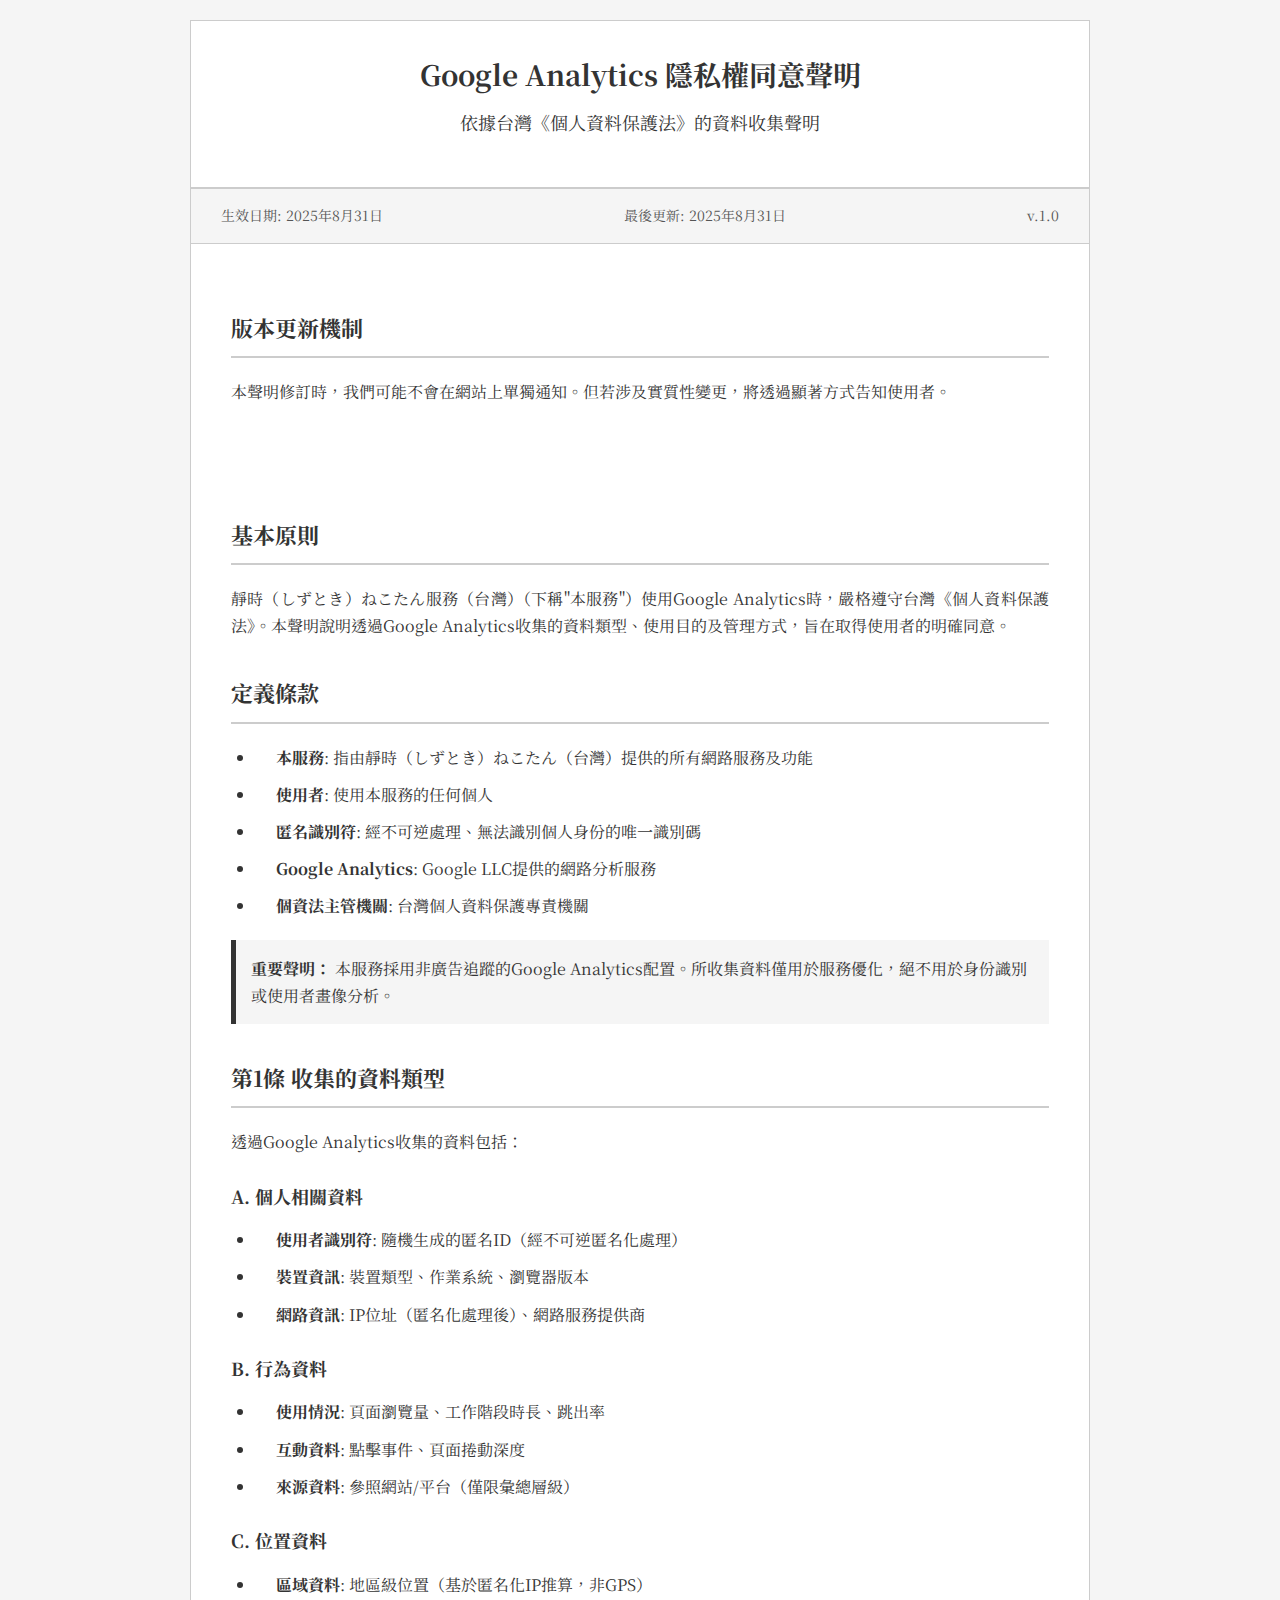
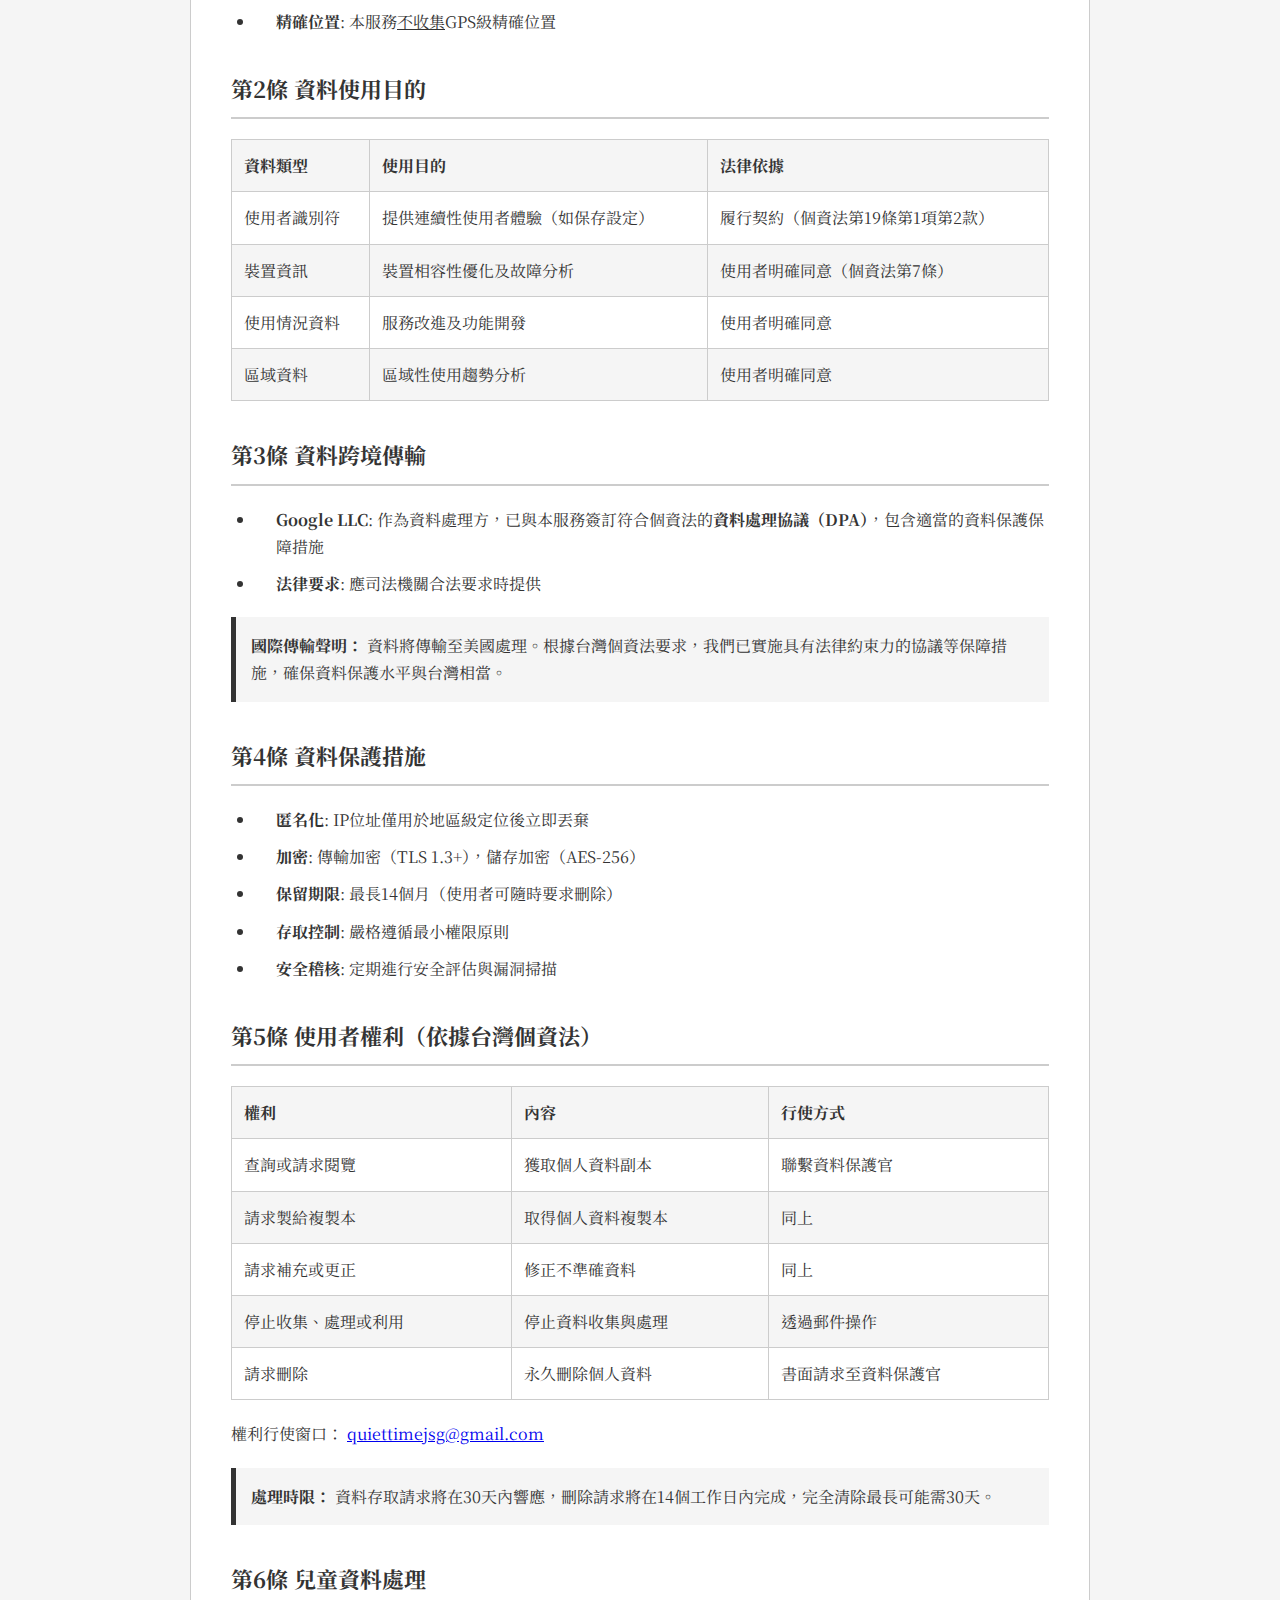
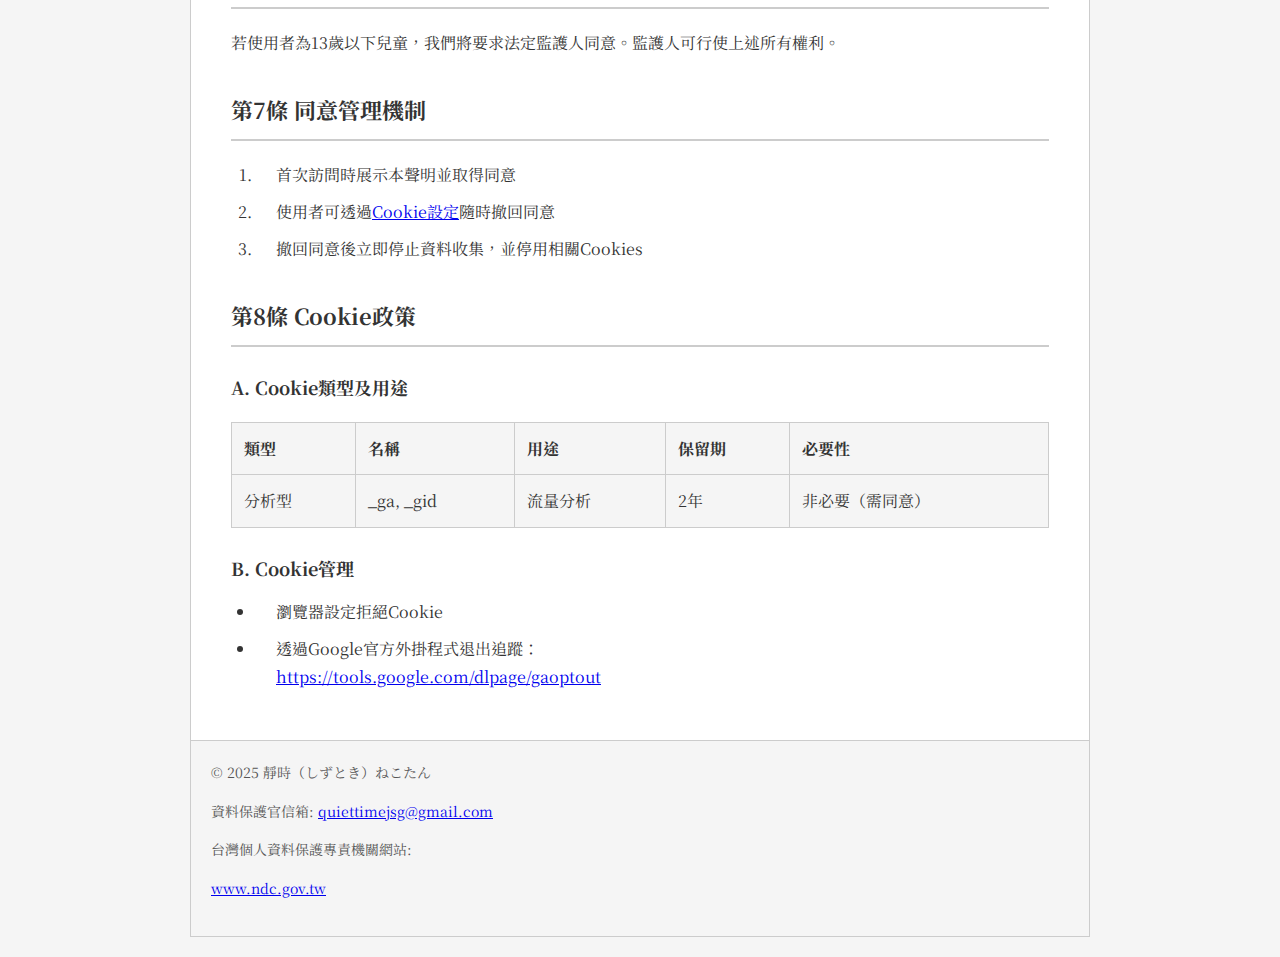
<file: document.html>
<!DOCTYPE html>
<html lang="zh-TW">
<head>
    <meta charset="UTF-8">
    <meta name="viewport" content="width=device-width, initial-scale=1.0">
    <link rel="stylesheet" href="components/document.css">
    <link rel="stylesheet" href="https://fonts.googleapis.com/css2?family=Noto+Serif+TC:wght@400;700&family=Noto+Sans+TC:wght@400;700&display=swap">
    <title>Google Analytics 隱私權同意聲明（台灣）</title>
</head>
<body>
<div class="container">
    <header>
        <h1>Google Analytics 隱私權同意聲明</h1>
        <div class="subtitle">依據台灣《個人資料保護法》的資料收集聲明</div>
    </header>
    
    <div class="meta-info">
        <div>生效日期: 2025年8月31日</div>
        <div>最後更新: 2025年8月31日</div>
        <div>v.1.0</div>
    </div>

    <div class="content">
        <h2>版本更新機制</h2>
        <p>本聲明修訂時，我們可能不會在網站上單獨通知。但若涉及實質性變更，將透過顯著方式告知使用者。</p>
    </div>

    <div class="content">
        <h2>基本原則</h2>
        <p>靜時（しずとき）ねこたん服務（台灣）（下稱"本服務"）使用Google Analytics時，嚴格遵守台灣《個人資料保護法》。本聲明說明透過Google Analytics收集的資料類型、使用目的及管理方式，旨在取得使用者的明確同意。</p>
        
        <h2>定義條款</h2>
        <ul>
            <li><strong>本服務</strong>: 指由靜時（しずとき）ねこたん（台灣）提供的所有網路服務及功能</li>
            <li><strong>使用者</strong>: 使用本服務的任何個人</li>
            <li><strong>匿名識別符</strong>: 經不可逆處理、無法識別個人身份的唯一識別碼</li>
            <li><strong>Google Analytics</strong>: Google LLC提供的網路分析服務</li>
            <li><strong>個資法主管機關</strong>: 台灣個人資料保護專責機關</li>
        </ul>
        
        <div class="notice-box">
            <strong>重要聲明：</strong> 本服務採用非廣告追蹤的Google Analytics配置。所收集資料僅用於服務優化，絕不用於身份識別或使用者畫像分析。
        </div>
        
        <h2>第1條 收集的資料類型</h2>
        <p>透過Google Analytics收集的資料包括：</p>
        
        <h3>A. 個人相關資料</h3>
        <ul>
            <li><strong>使用者識別符</strong>: 隨機生成的匿名ID（經不可逆匿名化處理）</li>
            <li><strong>裝置資訊</strong>: 裝置類型、作業系統、瀏覽器版本</li>
            <li><strong>網路資訊</strong>: IP位址（匿名化處理後）、網路服務提供商</li>
        </ul>
        
        <h3>B. 行為資料</h3>
        <ul>
            <li><strong>使用情況</strong>: 頁面瀏覽量、工作階段時長、跳出率</li>
            <li><strong>互動資料</strong>: 點擊事件、頁面捲動深度</li>
            <li><strong>來源資料</strong>: 參照網站/平台（僅限彙總層級）</li>
        </ul>
        
        <h3>C. 位置資料</h3>
        <ul>
            <li><strong>區域資料</strong>: 地區級位置（基於匿名化IP推算，非GPS）</li>
            <li><strong>精確位置</strong>: 本服務<u>不收集</u>GPS級精確位置</li>
        </ul>
        
        <h2>第2條 資料使用目的</h2>
        <table>
            <thead>
                <tr>
                    <th>資料類型</th>
                    <th>使用目的</th>
                    <th>法律依據</th>
                </tr>
            </thead>
            <tbody>
                <tr>
                    <td>使用者識別符</td>
                    <td>提供連續性使用者體驗（如保存設定）</td>
                    <td>履行契約（個資法第19條第1項第2款）</td>
                </tr>
                <tr>
                    <td>裝置資訊</td>
                    <td>裝置相容性優化及故障分析</td>
                    <td>使用者明確同意（個資法第7條）</td>
                </tr>
                <tr>
                    <td>使用情況資料</td>
                    <td>服務改進及功能開發</td>
                    <td>使用者明確同意</td>
                </tr>
                <tr>
                    <td>區域資料</td>
                    <td>區域性使用趨勢分析</td>
                    <td>使用者明確同意</td>
                </tr>
            </tbody>
        </table>
        
        <h2>第3條 資料跨境傳輸</h2>
        <ul>
            <li><strong>Google LLC</strong>: 作為資料處理方，已與本服務簽訂符合個資法的<strong>資料處理協議（DPA）</strong>，包含適當的資料保護保障措施</li>
            <li><strong>法律要求</strong>: 應司法機關合法要求時提供</li>
        </ul>
        
        <div class="notice-box">
            <strong>國際傳輸聲明：</strong> 資料將傳輸至美國處理。根據台灣個資法要求，我們已實施具有法律約束力的協議等保障措施，確保資料保護水平與台灣相當。
        </div>
        
        <h2>第4條 資料保護措施</h2>
        <ul>
            <li><strong>匿名化</strong>: IP位址僅用於地區級定位後立即丟棄</li>
            <li><strong>加密</strong>: 傳輸加密（TLS 1.3+），儲存加密（AES-256）</li>
            <li><strong>保留期限</strong>: 最長14個月（使用者可隨時要求刪除）</li>
            <li><strong>存取控制</strong>: 嚴格遵循最小權限原則</li>
            <li><strong>安全稽核</strong>: 定期進行安全評估與漏洞掃描</li>
        </ul>
        
        <h2>第5條 使用者權利（依據台灣個資法）</h2>
        <table>
            <thead>
                <tr>
                    <th>權利</th>
                    <th>內容</th>
                    <th>行使方式</th>
                </tr>
            </thead>
            <tbody>
                <tr>
                    <td>查詢或請求閱覽</td>
                    <td>獲取個人資料副本</td>
                    <td>聯繫資料保護官</td>
                </tr>
                <tr>
                    <td>請求製給複製本</td>
                    <td>取得個人資料複製本</td>
                    <td>同上</td>
                </tr>
                <tr>
                    <td>請求補充或更正</td>
                    <td>修正不準確資料</td>
                    <td>同上</td>
                </tr>
                <tr>
                    <td>停止收集、處理或利用</td>
                    <td>停止資料收集與處理</td>
                    <td>透過郵件操作</td>
                </tr>
                <tr>
                    <td>請求刪除</td>
                    <td>永久刪除個人資料</td>
                    <td>書面請求至資料保護官</td>
                </tr>
            </tbody>
        </table>
        
        <p>權利行使窗口： <a href="mailto:quiettimejsg@gmail.com">quiettimejsg@gmail.com</a></p>
        
        <div class="notice-box">
            <strong>處理時限：</strong> 資料存取請求將在30天內響應，刪除請求將在14個工作日內完成，完全清除最長可能需30天。
        </div>

        <h2>第6條 兒童資料處理</h2>
        <p>若使用者為13歲以下兒童，我們將要求法定監護人同意。監護人可行使上述所有權利。</p>
        
        <h2>第7條 同意管理機制</h2>
        <ol>
            <li>首次訪問時展示本聲明並取得同意</li>
            <li>使用者可透過<a href="#cookie-settings">Cookie設定</a>隨時撤回同意</li>
            <li>撤回同意後立即停止資料收集，並停用相關Cookies</li>
        </ol>
        
        <h2 id="cookie-settings">第8條 Cookie政策</h2>
        <h3>A. Cookie類型及用途</h3>
        <table>
            <tr>
                <th>類型</th>
                <th>名稱</th>
                <th>用途</th>
                <th>保留期</th>
                <th>必要性</th>
            </tr>
            <tr>
                <td>分析型</td>
                <td>_ga, _gid</td>
                <td>流量分析</td>
                <td>2年</td>
                <td>非必要（需同意）</td>
            </tr>
        </table>
        
        <h3>B. Cookie管理</h3>
        <ul>
            <li>瀏覽器設定拒絕Cookie</li>
            <li>透過Google官方外掛程式退出追蹤：<br>
                <a href="https://tools.google.com/dlpage/gaoptout" target="_blank">https://tools.google.com/dlpage/gaoptout</a></li>
        </ul>
    </div>
    
    <footer>
        <p>© 2025 靜時（しずとき）ねこたん</p>
        <p>資料保護官信箱: <a href="mailto:quiettimejsg@gmail.com">quiettimejsg@gmail.com</a></p>
        <p>台灣個人資料保護專責機關網站: </p>
        <p><a href="https://www.ndc.gov.tw/" target="_blank">www.ndc.gov.tw</a></p>
    </footer>
</div>
</body>
</html>
</file>
<file: components/document.css>
:root {
            --text: #333333;
            --light-text: #555555;
            --background: #ffffff;
            --light-bg: #f5f5f5;
            --border: #cccccc;
        }
        @import url('https://fonts.googleapis.com/css2?family=Noto+Serif+TC:wght@400;700&family=Noto+Sans+TC:wght@400;700&display=swap');

        * {
            box-sizing: border-box;
            margin: 0;
            padding: 0;
        }
        
        body {
            font-family: 'Noto Serif TC', '宋体', 'Times New Roman', serif;
            line-height: 1.7;
            color: var(--text);
            background-color: var(--light-bg);
            padding: 20px;
        }
        
        .container {
            max-width: 900px;
            margin: 0 auto;
            background: var(--background);
            border: 1px solid var(--border);
        }
        
        header {
            background: var(--background);
            color: var(--text);
            padding: 30px 40px;
            text-align: center;
            border-bottom: 2px solid var(--border);
        }
        
        h1 {
            font-size: 28px;
            margin-bottom: 8px;
            font-weight: bold;
        }
        
        .subtitle {
            font-size: 18px;
            margin-bottom: 20px;
        }
        
        .meta-info {
            display: flex;
            justify-content: space-between;
            padding: 15px 30px;
            color: var(--light-text);
            font-size: 14px;
            border-bottom: 1px solid var(--border);
            background-color: var(--light-bg);
        }
        
        .content {
            padding: 30px 40px;
            word-wrap: break-word;
            overflow-wrap: break-word;
        }
        
        h2 {
            color: var(--text);
            margin: 35px 0 20px;
            padding-bottom: 10px;
            border-bottom: 2px solid var(--border);
            font-size: 22px;
            font-weight: bold;
        }
        
        h3 {
            color: var(--text);
            margin: 25px 0 15px;
            font-size: 18px;
            font-weight: bold;
        }
        
        p {
            margin-bottom: 15px;
            text-align: justify;
        }
        
        ul, ol {
            margin: 0 0 20px 25px;
        }
        
        li {
            margin-bottom: 10px;
            position: relative;
            padding-left: 20px;
        }
        
        li:before {
            content: "";
            color: var(--text);
            position: absolute;
            left: 0;
            font-weight: bold;
        }
        
        table {
            width: 100%;
            border-collapse: collapse;
            margin: 20px 0;
        }
        
        th {
            background-color: var(--light-bg);
            color: var(--text);
            font-weight: bold;
            text-align: left;
        }
        
        th, td {
            padding: 12px;
            border: 1px solid var(--border);
        }
        
        tr:nth-child(even) {
            background-color: var(--light-bg);
        }
        
        .notice-box {
            background-color: var(--light-bg);
            border-left: 5px solid #333333;
            padding: 15px;
            margin: 20px 0;
        }
        
        .legal-ref {
            font-size: 14px;
            color: var(--light-text);
            margin-top: 5px;
            font-style: italic;
        }
        
        .consent-section {
            background: var(--light-bg);
            padding: 25px;
            margin: 30px 0;
            border: 1px solid var(--border);
        }
        
        .consent-title {
            text-align: center;
            color: var(--text);
            margin-bottom: 20px;
            font-size: 20px;
            font-weight: bold;
        }
        
        .consent-options {
            display: flex;
            flex-wrap: wrap;
            gap: 20px;
            margin-top: 20px;
        }
        
        .consent-option {
            flex: 1;
            min-width: 250px;
            background: var(--background);
            padding: 15px;
            border: 1px solid var(--border);
        }
        
        .consent-option h4 {
            margin-bottom: 15px;
            color: var(--text);
            font-weight: bold;
        }
        
        .toggle-container {
            display: flex;
            align-items: center;
            margin-top: 15px;
        }
        
        .toggle-label {
            margin-right: 15px;
            font-weight: bold;
        }
        
        .switch {
            position: relative;
            display: inline-block;
            width: 60px;
            height: 34px;
        }
        
        .switch input {
            opacity: 0;
            width: 0;
            height: 0;
        }
        
        .slider {
            position: absolute;
            cursor: pointer;
            top: 0;
            left: 0;
            right: 0;
            bottom: 0;
            background-color: #ccc;
            transition: .4s;
            border-radius: 34px;
        }
        
        .slider:before {
            position: absolute;
            content: "";
            height: 26px;
            width: 26px;
            left: 4px;
            bottom: 4px;
            background-color: white;
            transition: .4s;
            border-radius: 50%;
        }
        
        input:checked + .slider {
            background-color: #666666;
        }
        
        input:checked + .slider:before {
            transform: translateX(26px);
        }
        
        .btn-container {
            display: flex;
            justify-content: center;
            gap: 20px;
            margin-top: 25px;
        }
        
        button {
            padding: 12px 30px;
            font-size: 16px;
            font-weight: bold;
            border-radius: 0;
            cursor: pointer;
            border: 1px solid var(--border);
        }
        
        .btn-primary {
            background-color: #333333;
            color: white;
        }
        
        .btn-outline {
            background-color: transparent;
            border: 1px solid #333333;
            color: #333333;
        }
        
        footer {
            text-align: center;
            padding: 20px;
            background: var(--light-bg);
            color: var(--light-text);
            font-size: 14px;
            border-top: 1px solid var(--border);
        }
        
        @media (max-width: 768px) {
            .content {
                padding: 20px;
            }
            
            header {
                padding: 20px;
            }
            
            .meta-info {
                flex-direction: column;
                gap: 10px;
            }
            
            .consent-options {
                flex-direction: column;
            }
            
            .btn-container {
                flex-direction: column;
            }
            
            button {
                width: 100%;
            }
        }
</file>
